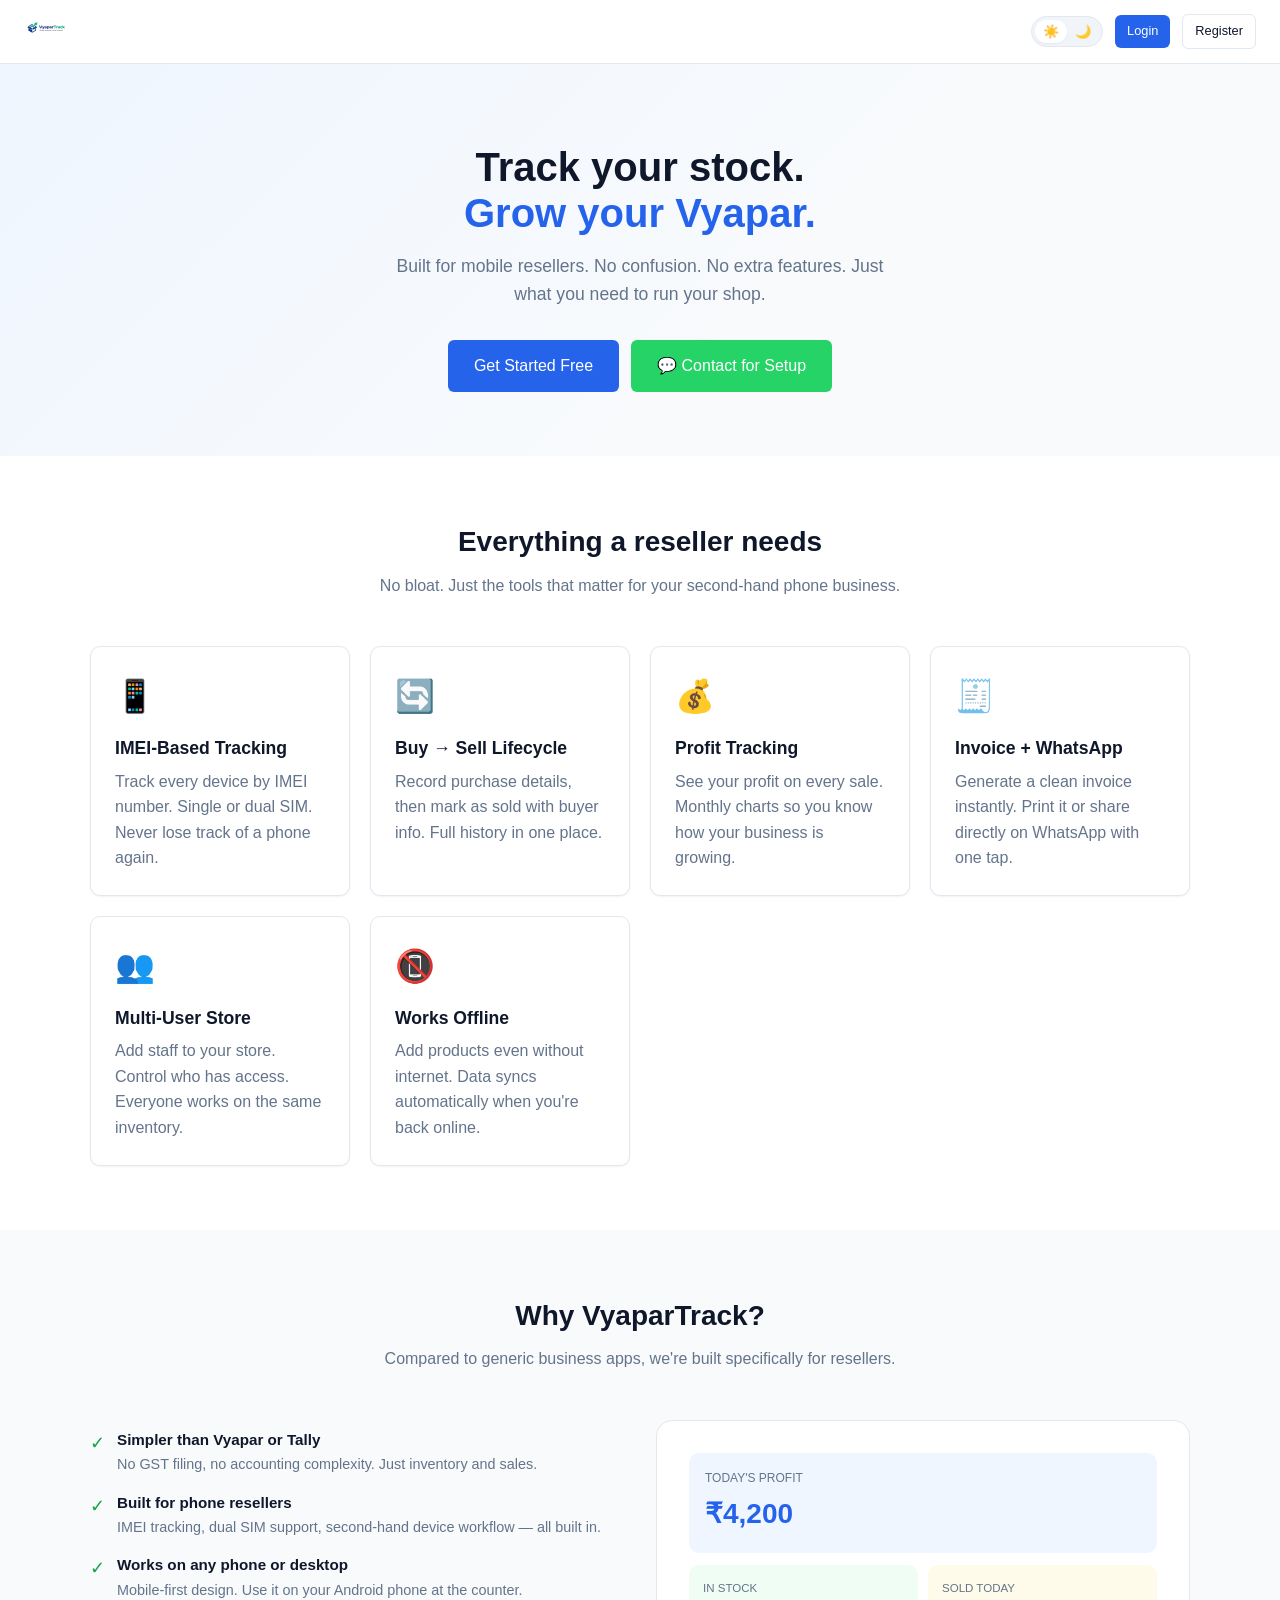
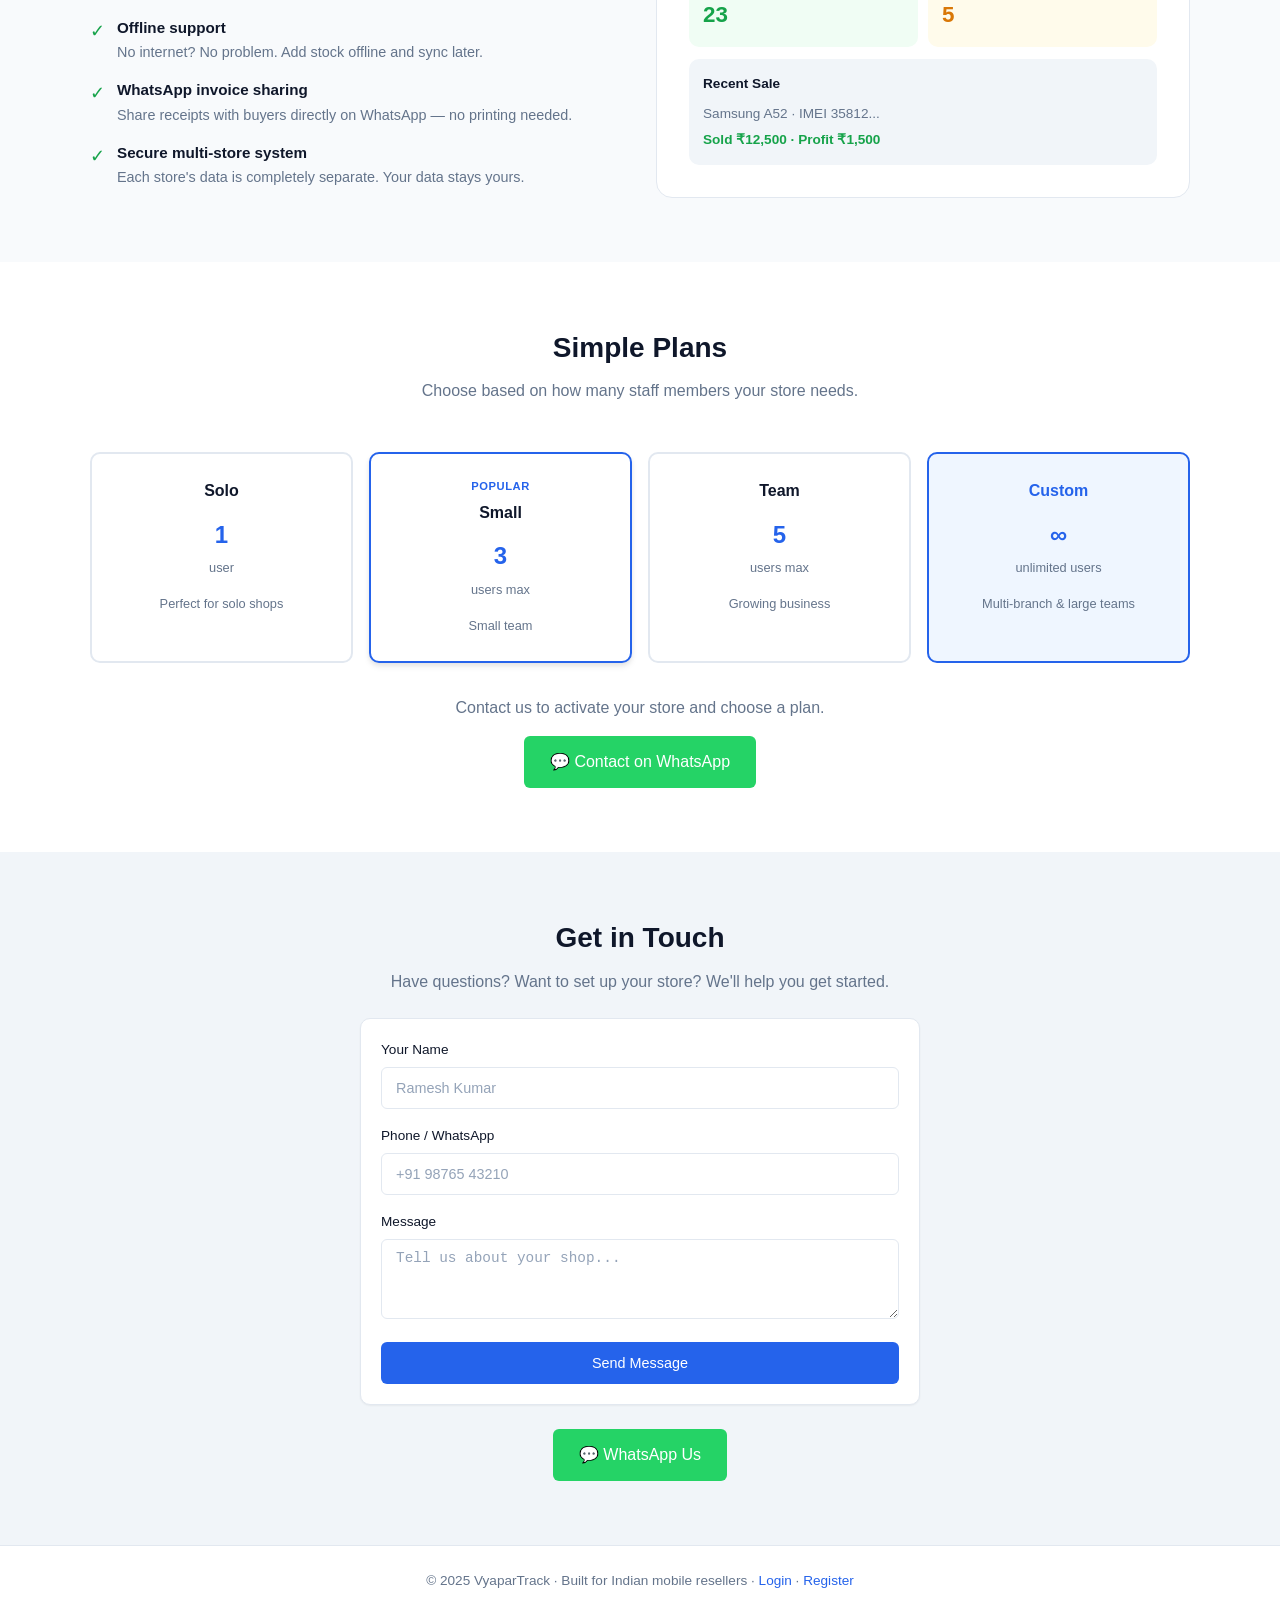
<file: index.html>
<!DOCTYPE html>
<html lang="en">
<head>
  <meta charset="UTF-8" />
  <meta name="viewport" content="width=device-width, initial-scale=1.0" />
  <title>VyaparTrack – Track your stock. Grow your Vyapar.</title>
  <meta name="description" content="Inventory and sales tracking built for second-hand mobile phone resellers in India. IMEI tracking, profit reports, invoices and more." />
  <link rel="stylesheet" href="css/main.css" />
  <link rel="icon" href="assets/Logow.png" />
</head>
<body>

<!-- ── NAV ── -->
<nav class="landing-nav">
  <a href="index.html" class="landing-nav-logo">
    <img id="landing-logo" src="assets/Logo.png" alt="VyaparTrack" />
  </a>
  <div class="landing-nav-right">
    <div class="theme-toggle">
      <button class="theme-btn active" data-theme="light">☀️</button>
      <button class="theme-btn" data-theme="dark">🌙</button>
    </div>
    <a href="login.html" class="btn btn-primary btn-sm">Login</a>
    <a href="register.html" class="btn btn-outline btn-sm">Register</a>
  </div>
</nav>

<!-- ── HERO ── -->
<section class="hero">
  <h1>Track your stock.<br><span>Grow your Vyapar.</span></h1>
  <p>Built for mobile resellers. No confusion. No extra features. Just what you need to run your shop.</p>
  <div class="hero-btns">
    <a href="register.html" class="btn btn-primary btn-lg">Get Started Free</a>
    <a href="https://wa.me/919328820394?text=Hi%2C%20I%20want%20to%20set%20up%20VyaparTrack%20for%20my%20shop" target="_blank" class="btn btn-whatsapp btn-lg">💬 Contact for Setup</a>
  </div>
</section>

<!-- ── FEATURES ── -->
<section class="section" style="background:var(--surface);">
  <div class="section-inner">
    <h2 class="section-title">Everything a reseller needs</h2>
    <p class="section-sub">No bloat. Just the tools that matter for your second-hand phone business.</p>
    <div class="features-grid">
      <div class="feature-card">
        <div class="feature-icon">📱</div>
        <h3>IMEI-Based Tracking</h3>
        <p>Track every device by IMEI number. Single or dual SIM. Never lose track of a phone again.</p>
      </div>
      <div class="feature-card">
        <div class="feature-icon">🔄</div>
        <h3>Buy → Sell Lifecycle</h3>
        <p>Record purchase details, then mark as sold with buyer info. Full history in one place.</p>
      </div>
      <div class="feature-card">
        <div class="feature-icon">💰</div>
        <h3>Profit Tracking</h3>
        <p>See your profit on every sale. Monthly charts so you know how your business is growing.</p>
      </div>
      <div class="feature-card">
        <div class="feature-icon">🧾</div>
        <h3>Invoice + WhatsApp</h3>
        <p>Generate a clean invoice instantly. Print it or share directly on WhatsApp with one tap.</p>
      </div>
      <div class="feature-card">
        <div class="feature-icon">👥</div>
        <h3>Multi-User Store</h3>
        <p>Add staff to your store. Control who has access. Everyone works on the same inventory.</p>
      </div>
      <div class="feature-card">
        <div class="feature-icon">📵</div>
        <h3>Works Offline</h3>
        <p>Add products even without internet. Data syncs automatically when you're back online.</p>
      </div>
    </div>
  </div>
</section>

<!-- ── WHY CHOOSE US ── -->
<section class="section">
  <div class="section-inner">
    <h2 class="section-title">Why VyaparTrack?</h2>
    <p class="section-sub">Compared to generic business apps, we're built specifically for resellers.</p>
    <div class="why-grid">
      <ul class="why-list">
        <li>
          <span class="why-check">✓</span>
          <div><strong>Simpler than Vyapar or Tally</strong><br><span style="color:var(--text-muted);font-size:.9rem;">No GST filing, no accounting complexity. Just inventory and sales.</span></div>
        </li>
        <li>
          <span class="why-check">✓</span>
          <div><strong>Built for phone resellers</strong><br><span style="color:var(--text-muted);font-size:.9rem;">IMEI tracking, dual SIM support, second-hand device workflow — all built in.</span></div>
        </li>
        <li>
          <span class="why-check">✓</span>
          <div><strong>Works on any phone or desktop</strong><br><span style="color:var(--text-muted);font-size:.9rem;">Mobile-first design. Use it on your Android phone at the counter.</span></div>
        </li>
        <li>
          <span class="why-check">✓</span>
          <div><strong>Offline support</strong><br><span style="color:var(--text-muted);font-size:.9rem;">No internet? No problem. Add stock offline and sync later.</span></div>
        </li>
        <li>
          <span class="why-check">✓</span>
          <div><strong>WhatsApp invoice sharing</strong><br><span style="color:var(--text-muted);font-size:.9rem;">Share receipts with buyers directly on WhatsApp — no printing needed.</span></div>
        </li>
        <li>
          <span class="why-check">✓</span>
          <div><strong>Secure multi-store system</strong><br><span style="color:var(--text-muted);font-size:.9rem;">Each store's data is completely separate. Your data stays yours.</span></div>
        </li>
      </ul>
      <div class="why-img" style="background:var(--surface);border:1px solid var(--border);border-radius:var(--radius-lg);padding:32px;display:flex;flex-direction:column;gap:12px;">
        <div style="background:var(--primary-light);border-radius:var(--radius);padding:16px;">
          <div style="font-size:.75rem;color:var(--text-muted);margin-bottom:4px;">TODAY'S PROFIT</div>
          <div style="font-size:1.75rem;font-weight:800;color:var(--primary);">₹4,200</div>
        </div>
        <div style="display:grid;grid-template-columns:1fr 1fr;gap:10px;">
          <div style="background:var(--success-light);border-radius:var(--radius);padding:14px;">
            <div style="font-size:.72rem;color:var(--text-muted);">IN STOCK</div>
            <div style="font-size:1.4rem;font-weight:700;color:var(--success);">23</div>
          </div>
          <div style="background:var(--warning-light);border-radius:var(--radius);padding:14px;">
            <div style="font-size:.72rem;color:var(--text-muted);">SOLD TODAY</div>
            <div style="font-size:1.4rem;font-weight:700;color:var(--warning);">5</div>
          </div>
        </div>
        <div style="background:var(--surface-2);border-radius:var(--radius);padding:14px;font-size:.85rem;">
          <div style="font-weight:600;margin-bottom:8px;">Recent Sale</div>
          <div style="color:var(--text-muted);">Samsung A52 · IMEI 35812...</div>
          <div style="color:var(--success);font-weight:600;margin-top:4px;">Sold ₹12,500 · Profit ₹1,500</div>
        </div>
      </div>
    </div>
  </div>
</section>

<!-- ── PRICING ── -->
<section class="section" style="background:var(--surface);" id="pricing">
  <div class="section-inner">
    <h2 class="section-title">Simple Plans</h2>
    <p class="section-sub">Choose based on how many staff members your store needs.</p>
    <div class="pricing-grid">
      <div class="pricing-card">
        <div class="plan-name">Solo</div>
        <div class="plan-users">1</div>
        <div class="plan-label">user</div>
        <div style="margin-top:16px;font-size:.8rem;color:var(--text-muted);">Perfect for solo shops</div>
      </div>
      <div class="pricing-card featured">
        <div style="font-size:.7rem;font-weight:700;color:var(--primary);text-transform:uppercase;letter-spacing:.05em;margin-bottom:4px;">Popular</div>
        <div class="plan-name">Small</div>
        <div class="plan-users">3</div>
        <div class="plan-label">users max</div>
        <div style="margin-top:16px;font-size:.8rem;color:var(--text-muted);">Small team</div>
      </div>
      <div class="pricing-card">
        <div class="plan-name">Team</div>
        <div class="plan-users">5</div>
        <div class="plan-label">users max</div>
        <div style="margin-top:16px;font-size:.8rem;color:var(--text-muted);">Growing business</div>
      </div>
      <div class="pricing-card" style="border-color:var(--primary);background:var(--primary-light);">
        <div class="plan-name" style="color:var(--primary);">Custom</div>
        <div class="plan-users" style="color:var(--primary);">∞</div>
        <div class="plan-label">unlimited users</div>
        <div style="margin-top:16px;font-size:.8rem;color:var(--text-muted);">Multi-branch &amp; large teams</div>
      </div>
    </div>
    <div style="text-align:center;margin-top:32px;">
      <p style="margin-bottom:16px;font-size:1rem;">Contact us to activate your store and choose a plan.</p>
      <a href="https://wa.me/919328820394?text=Hi%2C%20I%20want%20to%20activate%20VyaparTrack%20for%20my%20store" target="_blank" class="btn btn-whatsapp btn-lg">💬 Contact on WhatsApp</a>
    </div>
  </div>
</section>

<!-- ── CONTACT ── -->
<section class="section contact-section" id="contact">
  <div class="contact-inner">
    <h2 class="section-title">Get in Touch</h2>
    <p class="section-sub" style="margin-bottom:24px;">Have questions? Want to set up your store? We'll help you get started.</p>
    <div class="card" style="text-align:left;">
      <div id="contact-alert"></div>
      <div class="form-group">
        <label class="form-label">Your Name</label>
        <input type="text" id="c-name" class="form-control" placeholder="Ramesh Kumar" />
      </div>
      <div class="form-group">
        <label class="form-label">Phone / WhatsApp</label>
        <input type="tel" id="c-phone" class="form-control" placeholder="+91 98765 43210" />
      </div>
      <div class="form-group">
        <label class="form-label">Message</label>
        <textarea id="c-msg" class="form-control" placeholder="Tell us about your shop..."></textarea>
      </div>
      <button class="btn btn-primary btn-full" id="contact-submit-btn">Send Message</button>
    </div>
    <div class="contact-btns">
      <a href="https://wa.me/919328820394" target="_blank" class="btn btn-whatsapp btn-lg">💬 WhatsApp Us</a>
    </div>
  </div>
</section>

<!-- ── FOOTER ── -->
<footer class="landing-footer">
  <p>© 2025 VyaparTrack · Built for Indian mobile resellers · <a href="login.html">Login</a> · <a href="register.html">Register</a></p>
</footer>

<div id="toast-container"></div>

<script type="module">
  import { initTheme, applyTheme, showToast } from './js/utils.js';
  initTheme();

  document.querySelectorAll('.theme-btn').forEach(b => {
    b.addEventListener('click', () => applyTheme(b.dataset.theme));
  });

  // Contact form — sends to WhatsApp
  document.getElementById('contact-submit-btn').addEventListener('click', () => {
    const name  = document.getElementById('c-name').value.trim();
    const phone = document.getElementById('c-phone').value.trim();
    const msg   = document.getElementById('c-msg').value.trim();
    const alertEl = document.getElementById('contact-alert');

    if (!name || !phone) {
      alertEl.innerHTML = '<div class="alert alert-danger">Please enter your name and phone number.</div>';
      return;
    }

    const text = encodeURIComponent(`Hi, I'm ${name} (${phone}). ${msg || 'I want to know more about VyaparTrack.'}`);
    window.open(`https://wa.me/919328820394?text=${text}`, '_blank');
    alertEl.innerHTML = '<div class="alert alert-success">Opening WhatsApp...</div>';
  });
</script>
</body>
</html>
</file>
<file: css/main.css>
/* VyaparTrack - Main Stylesheet */

:root {
  --primary: #2563eb;
  --primary-dark: #1d4ed8;
  --primary-light: #eff6ff;
  --primary-muted: #bfdbfe;
  --success: #16a34a;
  --success-light: #f0fdf4;
  --danger: #dc2626;
  --danger-light: #fef2f2;
  --warning: #d97706;
  --warning-light: #fffbeb;
  --bg: #f8fafc;
  --surface: #ffffff;
  --surface-2: #f1f5f9;
  --border: #e2e8f0;
  --text: #0f172a;
  --text-muted: #64748b;
  --text-light: #94a3b8;
  --shadow-sm: 0 1px 2px rgba(0,0,0,0.05);
  --shadow: 0 1px 3px rgba(0,0,0,0.1),0 1px 2px rgba(0,0,0,0.06);
  --shadow-md: 0 4px 6px rgba(0,0,0,0.07),0 2px 4px rgba(0,0,0,0.05);
  --shadow-lg: 0 10px 25px rgba(0,0,0,0.1),0 4px 6px rgba(0,0,0,0.05);
  --radius: 10px;
  --radius-sm: 6px;
  --radius-lg: 16px;
  --nav-h: 64px;
}

[data-theme="dark"] {
  --bg: #0f172a;
  --surface: #1e293b;
  --surface-2: #334155;
  --border: #334155;
  --text: #f1f5f9;
  --text-muted: #94a3b8;
  --text-light: #64748b;
  --primary-light: #1e3a5f;
  --primary-muted: #1e40af;
  --success-light: #14532d;
  --danger-light: #450a0a;
  --warning-light: #451a03;
  --shadow-sm: 0 1px 2px rgba(0,0,0,0.3);
  --shadow: 0 1px 3px rgba(0,0,0,0.4),0 1px 2px rgba(0,0,0,0.3);
  --shadow-md: 0 4px 6px rgba(0,0,0,0.4),0 2px 4px rgba(0,0,0,0.3);
  --shadow-lg: 0 10px 25px rgba(0,0,0,0.5),0 4px 6px rgba(0,0,0,0.3);
}

*{box-sizing:border-box;margin:0;padding:0;}
html{font-size:16px;scroll-behavior:smooth;}
body{font-family:-apple-system,BlinkMacSystemFont,'Segoe UI',Roboto,sans-serif;background:var(--bg);color:var(--text);line-height:1.6;transition:background .2s,color .2s;}

/* ── Typography ── */
h1{font-size:1.75rem;font-weight:700;line-height:1.2;}
h2{font-size:1.375rem;font-weight:600;}
h3{font-size:1.1rem;font-weight:600;}
p{color:var(--text-muted);}
a{color:var(--primary);text-decoration:none;}

/* ── Buttons ── */
.btn{display:inline-flex;align-items:center;justify-content:center;gap:6px;padding:10px 20px;border-radius:var(--radius-sm);font-size:.9rem;font-weight:500;cursor:pointer;border:none;transition:all .15s;text-decoration:none;white-space:nowrap;min-height:42px;}
.btn:disabled{opacity:.6;cursor:not-allowed;}
.btn-primary{background:var(--primary);color:#fff;}
.btn-primary:hover:not(:disabled){background:var(--primary-dark);}
.btn-success{background:var(--success);color:#fff;}
.btn-success:hover:not(:disabled){background:#15803d;}
.btn-danger{background:var(--danger);color:#fff;}
.btn-danger:hover:not(:disabled){background:#b91c1c;}
.btn-outline{background:transparent;border:1.5px solid var(--border);color:var(--text);}
.btn-outline:hover:not(:disabled){background:var(--surface-2);}
.btn-ghost{background:transparent;color:var(--text-muted);padding:8px 12px;}
.btn-ghost:hover:not(:disabled){background:var(--surface-2);color:var(--text);}
.btn-sm{padding:6px 12px;font-size:.8rem;min-height:32px;}
.btn-lg{padding:13px 26px;font-size:1rem;min-height:50px;}
.btn-full{width:100%;}
.btn-whatsapp{background:#25d366;color:#fff;}
.btn-whatsapp:hover:not(:disabled){background:#1ebe5d;}

/* ── Forms ── */
.form-group{margin-bottom:16px;}
.form-label{display:block;font-size:.85rem;font-weight:500;color:var(--text);margin-bottom:6px;}
.form-label .req{color:var(--danger);margin-left:2px;}
.form-control{width:100%;padding:10px 14px;border:1.5px solid var(--border);border-radius:var(--radius-sm);background:var(--surface);color:var(--text);font-size:.9rem;transition:border-color .15s,box-shadow .15s;min-height:42px;}
.form-control:focus{outline:none;border-color:var(--primary);box-shadow:0 0 0 3px rgba(37,99,235,.1);}
.form-control::placeholder{color:var(--text-light);}
select.form-control{cursor:pointer;}
textarea.form-control{resize:vertical;min-height:80px;}
.form-hint{font-size:.78rem;color:var(--text-muted);margin-top:4px;}
.form-error{font-size:.78rem;color:var(--danger);margin-top:4px;}
.form-row{display:grid;grid-template-columns:1fr 1fr;gap:16px;}

/* ── Cards ── */
.card{background:var(--surface);border:1px solid var(--border);border-radius:var(--radius);padding:20px;box-shadow:var(--shadow-sm);}
.card-header{display:flex;align-items:center;justify-content:space-between;margin-bottom:16px;}

/* ── Stat cards ── */
.stat-card{background:var(--surface);border:1px solid var(--border);border-radius:var(--radius);padding:20px;box-shadow:var(--shadow-sm);}
.stat-icon{width:44px;height:44px;border-radius:var(--radius-sm);display:flex;align-items:center;justify-content:center;font-size:1.2rem;margin-bottom:12px;}
.stat-value{font-size:1.75rem;font-weight:700;color:var(--text);line-height:1;}
.stat-label{font-size:.8rem;color:var(--text-muted);margin-top:4px;}

/* ── Table ── */
.table-wrap{overflow-x:auto;border-radius:var(--radius);border:1px solid var(--border);}
table{width:100%;border-collapse:collapse;font-size:.875rem;}
thead th{background:var(--surface-2);padding:11px 16px;text-align:left;font-weight:600;font-size:.78rem;color:var(--text-muted);text-transform:uppercase;letter-spacing:.04em;white-space:nowrap;}
tbody td{padding:13px 16px;border-top:1px solid var(--border);color:var(--text);vertical-align:middle;}
tbody tr:hover{background:var(--surface-2);}

/* ── Badges ── */
.badge{display:inline-flex;align-items:center;padding:3px 10px;border-radius:20px;font-size:.73rem;font-weight:600;}
.badge-success{background:var(--success-light);color:var(--success);}
.badge-warning{background:var(--warning-light);color:var(--warning);}
.badge-danger{background:var(--danger-light);color:var(--danger);}
.badge-primary{background:var(--primary-light);color:var(--primary);}
.badge-gray{background:var(--surface-2);color:var(--text-muted);}

/* ── Alerts ── */
.alert{padding:12px 16px;border-radius:var(--radius-sm);font-size:.875rem;display:flex;align-items:flex-start;gap:10px;margin-bottom:16px;}
.alert-success{background:var(--success-light);color:var(--success);border:1px solid #bbf7d0;}
.alert-danger{background:var(--danger-light);color:var(--danger);border:1px solid #fecaca;}
.alert-warning{background:var(--warning-light);color:var(--warning);border:1px solid #fde68a;}
.alert-info{background:var(--primary-light);color:var(--primary);border:1px solid var(--primary-muted);}

/* ── Modal ── */
.modal-overlay{position:fixed;inset:0;background:rgba(0,0,0,.5);z-index:200;display:flex;align-items:center;justify-content:center;padding:16px;opacity:0;pointer-events:none;transition:opacity .2s;}
.modal-overlay.open{opacity:1;pointer-events:all;}
.modal{background:var(--surface);border-radius:var(--radius-lg);width:100%;max-width:520px;max-height:90vh;overflow-y:auto;box-shadow:var(--shadow-lg);transform:translateY(12px);transition:transform .2s;}
.modal-overlay.open .modal{transform:translateY(0);}
.modal-header{padding:20px 24px 16px;border-bottom:1px solid var(--border);display:flex;align-items:center;justify-content:space-between;}
.modal-body{padding:20px 24px;}
.modal-footer{padding:16px 24px 20px;border-top:1px solid var(--border);display:flex;gap:10px;justify-content:flex-end;}

/* ── Toast ── */
#toast-container{position:fixed;bottom:24px;right:24px;z-index:9999;display:flex;flex-direction:column;gap:8px;}
.toast{background:var(--gray-800,#1e293b);color:#fff;padding:12px 18px;border-radius:var(--radius-sm);font-size:.875rem;box-shadow:var(--shadow-lg);display:flex;align-items:center;gap:10px;min-width:260px;max-width:360px;animation:toastIn .2s ease;}
.toast.success{background:#16a34a;}
.toast.error{background:#dc2626;}
.toast.warning{background:#d97706;}
@keyframes toastIn{from{transform:translateX(100%);opacity:0;}to{transform:translateX(0);opacity:1;}}

/* ── Spinner ── */
.spinner{width:20px;height:20px;border:2px solid var(--border);border-top-color:var(--primary);border-radius:50%;animation:spin .6s linear infinite;display:inline-block;}
@keyframes spin{to{transform:rotate(360deg);}}

/* ── Divider ── */
.divider{display:flex;align-items:center;gap:12px;color:var(--text-muted);font-size:.8rem;margin:16px 0;}
.divider::before,.divider::after{content:'';flex:1;height:1px;background:var(--border);}

/* ── Tabs ── */
.tabs{display:flex;border-bottom:1px solid var(--border);margin-bottom:20px;}
.tab-btn{padding:10px 18px;border:none;background:none;color:var(--text-muted);font-size:.875rem;font-weight:500;cursor:pointer;border-bottom:2px solid transparent;margin-bottom:-1px;transition:color .15s,border-color .15s;}
.tab-btn.active{color:var(--primary);border-bottom-color:var(--primary);}
.tab-btn:hover:not(.active){color:var(--text);}

/* ── Progress ── */
.progress-bar{height:8px;background:var(--surface-2);border-radius:4px;overflow:hidden;margin-top:8px;}
.progress-fill{height:100%;background:var(--primary);border-radius:4px;transition:width .4s ease;}

/* ── Pagination ── */
.pagination{display:flex;align-items:center;justify-content:space-between;padding:12px 0;font-size:.85rem;color:var(--text-muted);}
.pagination-btns{display:flex;gap:4px;}

/* ── Empty state ── */
.empty-state{text-align:center;padding:48px 24px;color:var(--text-muted);}
.empty-icon{font-size:3rem;margin-bottom:12px;opacity:.4;}
.empty-state h3{color:var(--text);margin-bottom:6px;}

/* ── Offline banner ── */
#offline-banner{background:var(--warning);color:#fff;text-align:center;padding:8px 16px;font-size:.85rem;font-weight:500;display:none;}

/* ── Chart ── */
.chart-wrap{position:relative;height:220px;}

/* ── Detail grid ── */
.detail-grid{display:grid;grid-template-columns:1fr 1fr;gap:12px 24px;}
.detail-label{font-size:.75rem;color:var(--text-muted);text-transform:uppercase;letter-spacing:.04em;margin-bottom:2px;}
.detail-value{font-size:.95rem;color:var(--text);font-weight:500;}

/* ── Sync dot ── */
.sync-dot{width:8px;height:8px;border-radius:50%;background:var(--success);display:inline-block;}
.sync-dot.pending{background:var(--warning);animation:pulse 1.5s infinite;}
@keyframes pulse{0%,100%{opacity:1;}50%{opacity:.4;}}

/* ── Grids ── */
.stats-grid{display:grid;grid-template-columns:repeat(auto-fit,minmax(170px,1fr));gap:16px;margin-bottom:24px;}
.charts-grid{display:grid;grid-template-columns:1fr 1fr;gap:16px;margin-bottom:24px;}

/* ── App layout ── */
.app-layout{display:flex;min-height:100vh;}
.sidebar{width:240px;background:var(--surface);border-right:1px solid var(--border);display:flex;flex-direction:column;position:fixed;top:0;left:0;bottom:0;z-index:100;transition:transform .25s ease;}
.sidebar-logo{padding:18px 20px 14px;border-bottom:1px solid var(--border);}
.sidebar-logo img{height:34px;width:auto;}
.sidebar-nav{flex:1;padding:10px 0;overflow-y:auto;}
.nav-item{display:flex;align-items:center;gap:10px;padding:11px 20px;color:var(--text-muted);text-decoration:none;font-size:.88rem;font-weight:500;transition:background .15s,color .15s;cursor:pointer;border:none;background:none;width:100%;text-align:left;}
.nav-item:hover{background:var(--surface-2);color:var(--text);}
.nav-item.active{background:var(--primary-light);color:var(--primary);}
.nav-icon{font-size:1rem;width:20px;text-align:center;}
.sidebar-footer{padding:10px 0;border-top:1px solid var(--border);}
.sidebar-overlay{display:none;position:fixed;inset:0;background:rgba(0,0,0,.4);z-index:99;}
.main-content{flex:1;margin-left:240px;min-height:100vh;display:flex;flex-direction:column;}
.topbar{height:var(--nav-h);background:var(--surface);border-bottom:1px solid var(--border);display:flex;align-items:center;justify-content:space-between;padding:0 24px;position:sticky;top:0;z-index:50;}
.topbar-left{display:flex;align-items:center;gap:12px;}
.topbar-right{display:flex;align-items:center;gap:10px;}
.page-content{flex:1;padding:24px;max-width:1200px;width:100%;margin:0 auto;}
.hamburger{display:none;flex-direction:column;gap:5px;cursor:pointer;padding:4px;background:none;border:none;}
.hamburger span{display:block;width:22px;height:2px;background:var(--text);border-radius:2px;}

/* ── Theme toggle ── */
.theme-toggle{background:var(--surface-2);border:1px solid var(--border);border-radius:20px;padding:3px;cursor:pointer;display:flex;align-items:center;}
.theme-btn{padding:4px 8px;border-radius:16px;border:none;background:none;cursor:pointer;font-size:.82rem;color:var(--text-muted);transition:all .15s;}
.theme-btn.active{background:var(--surface);color:var(--text);box-shadow:var(--shadow-sm);}

/* ── Auth pages ── */
.auth-page{min-height:100vh;display:flex;align-items:center;justify-content:center;padding:24px;background:var(--bg);}
.auth-card{background:var(--surface);border:1px solid var(--border);border-radius:var(--radius-lg);padding:36px 32px;width:100%;max-width:420px;box-shadow:var(--shadow-md);}
.auth-logo{text-align:center;margin-bottom:24px;}
.auth-logo img{height:40px;}
.social-btn{display:flex;align-items:center;justify-content:center;gap:10px;width:100%;padding:11px;border:1.5px solid var(--border);border-radius:var(--radius-sm);background:var(--surface);color:var(--text);font-size:.9rem;font-weight:500;cursor:pointer;transition:background .15s;margin-bottom:10px;}
.social-btn:hover{background:var(--surface-2);}
.social-btn img{width:18px;height:18px;}

/* ── Invoice ── */
.invoice-wrap{background:#fff;color:#000;max-width:700px;margin:0 auto;padding:32px;border:1px solid #e5e7eb;border-radius:var(--radius);}
@media print{
  .no-print{display:none!important;}
  body{background:#fff!important;}
  .sidebar,.topbar{display:none!important;}
  .main-content{margin-left:0!important;}
  .page-content{padding:0!important;}
  .invoice-wrap{border:none;padding:0;max-width:100%;}
}

/* ── Landing page ── */
.landing-nav{position:sticky;top:0;z-index:100;background:var(--surface);border-bottom:1px solid var(--border);padding:0 24px;height:64px;display:flex;align-items:center;justify-content:space-between;}
.landing-nav-logo img{height:32px;}
.landing-nav-right{display:flex;align-items:center;gap:12px;}

.hero{padding:80px 24px 64px;text-align:center;background:linear-gradient(135deg,var(--primary-light) 0%,var(--bg) 60%);}
.hero h1{font-size:2.5rem;font-weight:800;margin-bottom:16px;line-height:1.15;}
.hero h1 span{color:var(--primary);}
.hero p{font-size:1.1rem;max-width:520px;margin:0 auto 32px;}
.hero-btns{display:flex;gap:12px;justify-content:center;flex-wrap:wrap;}

.section{padding:64px 24px;}
.section-inner{max-width:1100px;margin:0 auto;}
.section-title{text-align:center;margin-bottom:8px;font-size:1.75rem;font-weight:700;}
.section-sub{text-align:center;color:var(--text-muted);margin-bottom:48px;font-size:1rem;}

.features-grid{display:grid;grid-template-columns:repeat(auto-fit,minmax(240px,1fr));gap:20px;}
.feature-card{background:var(--surface);border:1px solid var(--border);border-radius:var(--radius);padding:24px;box-shadow:var(--shadow-sm);}
.feature-icon{font-size:2rem;margin-bottom:12px;}
.feature-card h3{margin-bottom:6px;}

.why-grid{display:grid;grid-template-columns:1fr 1fr;gap:32px;align-items:center;}
.why-list{list-style:none;display:flex;flex-direction:column;gap:14px;}
.why-list li{display:flex;align-items:flex-start;gap:12px;font-size:.95rem;}
.why-check{color:var(--success);font-size:1.1rem;margin-top:1px;flex-shrink:0;}

.pricing-grid{display:grid;grid-template-columns:repeat(auto-fit,minmax(180px,1fr));gap:16px;}
.pricing-card{background:var(--surface);border:2px solid var(--border);border-radius:var(--radius);padding:24px;text-align:center;transition:border-color .2s,box-shadow .2s;}
.pricing-card.featured{border-color:var(--primary);box-shadow:var(--shadow-md);}
.pricing-card .plan-name{font-weight:700;font-size:1rem;margin-bottom:4px;}
.pricing-card .plan-users{font-size:1.5rem;font-weight:800;color:var(--primary);margin:12px 0 4px;}
.pricing-card .plan-label{font-size:.8rem;color:var(--text-muted);}

.contact-section{background:var(--surface-2);}
.contact-inner{max-width:560px;margin:0 auto;text-align:center;}
.contact-btns{display:flex;gap:12px;justify-content:center;flex-wrap:wrap;margin-top:24px;}

.landing-footer{background:var(--surface);border-top:1px solid var(--border);padding:24px;text-align:center;font-size:.85rem;color:var(--text-muted);}

/* ── Responsive ── */
@media(max-width:768px){
  .sidebar{transform:translateX(-100%);}
  .sidebar.open{transform:translateX(0);}
  .sidebar-overlay.open{display:block;}
  .main-content{margin-left:0;}
  .hamburger{display:flex;}
  .page-content{padding:16px;}
  .form-row{grid-template-columns:1fr;}
  h1{font-size:1.4rem;}
  .topbar{padding:0 16px;}
  #toast-container{bottom:16px;right:16px;left:16px;}
  .toast{min-width:unset;}
  .charts-grid{grid-template-columns:1fr;}
  .detail-grid{grid-template-columns:1fr;}
  .hero h1{font-size:1.75rem;}
  .why-grid{grid-template-columns:1fr;}
  .why-img{display:none;}
  .landing-nav{padding:0 16px;}
}
@media(max-width:480px){
  .auth-card{padding:28px 20px;}
  .stat-value{font-size:1.4rem;}
  .pricing-grid{grid-template-columns:1fr 1fr;}
}
</file>
